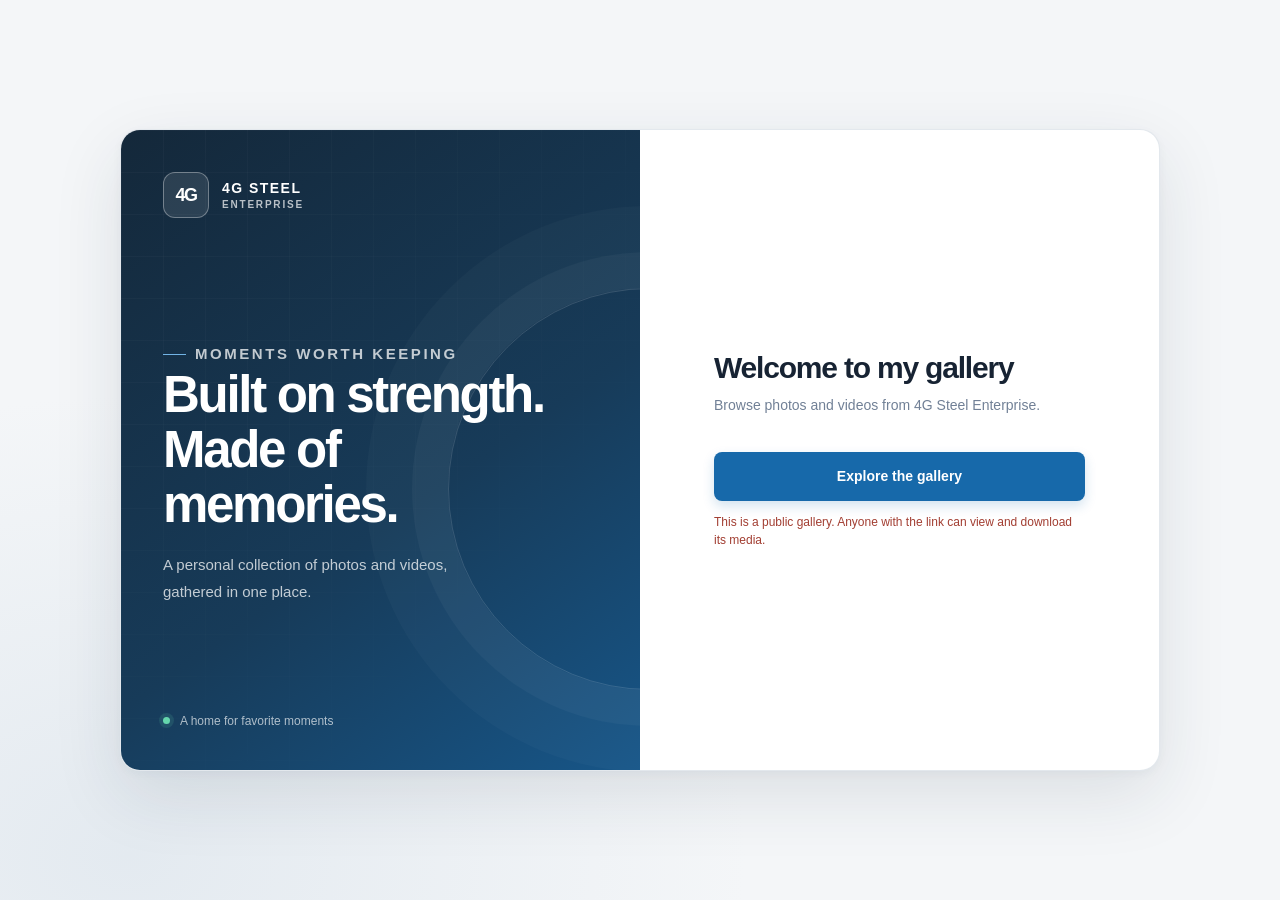
<file: index.html>
<!doctype html>
<html lang="en">
<head>
  <meta charset="utf-8">
  <meta name="viewport" content="width=device-width, initial-scale=1">
  <meta name="theme-color" content="#f4f6f8">
  <meta name="description" content="A public collection of personal photos and videos from 4G Steel Enterprise.">
  <title>My Gallery | 4G Steel Enterprise</title>
  <link rel="icon" href="favicon.ico?v=3" sizes="any">
  <link rel="icon" type="image/png" sizes="64x64" href="assets/favicon.png?v=3">
  <link rel="icon" type="image/svg+xml" href="assets/favicon.svg?v=3">
  <link rel="apple-touch-icon" sizes="180x180" href="assets/apple-touch-icon.png?v=3">
  <link rel="stylesheet" href="assets/index.css">
</head>
<body>
  <main class="page">
    <section class="brand-panel" aria-label="4G Steel Enterprise">
      <div class="brand" aria-label="4G Steel Enterprise">
        <span class="brand-mark" aria-hidden="true">4G</span>
        <span class="brand-name">4G STEEL<span>ENTERPRISE</span></span>
      </div>

      <div class="brand-copy">
        <p class="eyebrow">Moments worth keeping</p>
        <h1>Built on strength. Made of memories.</h1>
        <p>A personal collection of photos and videos, gathered in one place.</p>
      </div>

      <div class="panel-footer"><span class="status-dot" aria-hidden="true"></span> A home for favorite moments</div>
    </section>

    <section class="form-panel" aria-labelledby="gallery-title">
      <header class="form-heading">
        <h2 id="gallery-title">Welcome to my gallery</h2>
        <p>Browse photos and videos from 4G Steel Enterprise.</p>
      </header>
      <a class="submit-button" href="gallery.html">Explore the gallery</a>
      <p class="form-message">This is a public gallery. Anyone with the link can view and download its media.</p>
    </section>
  </main>
</body>
</html>
</file>
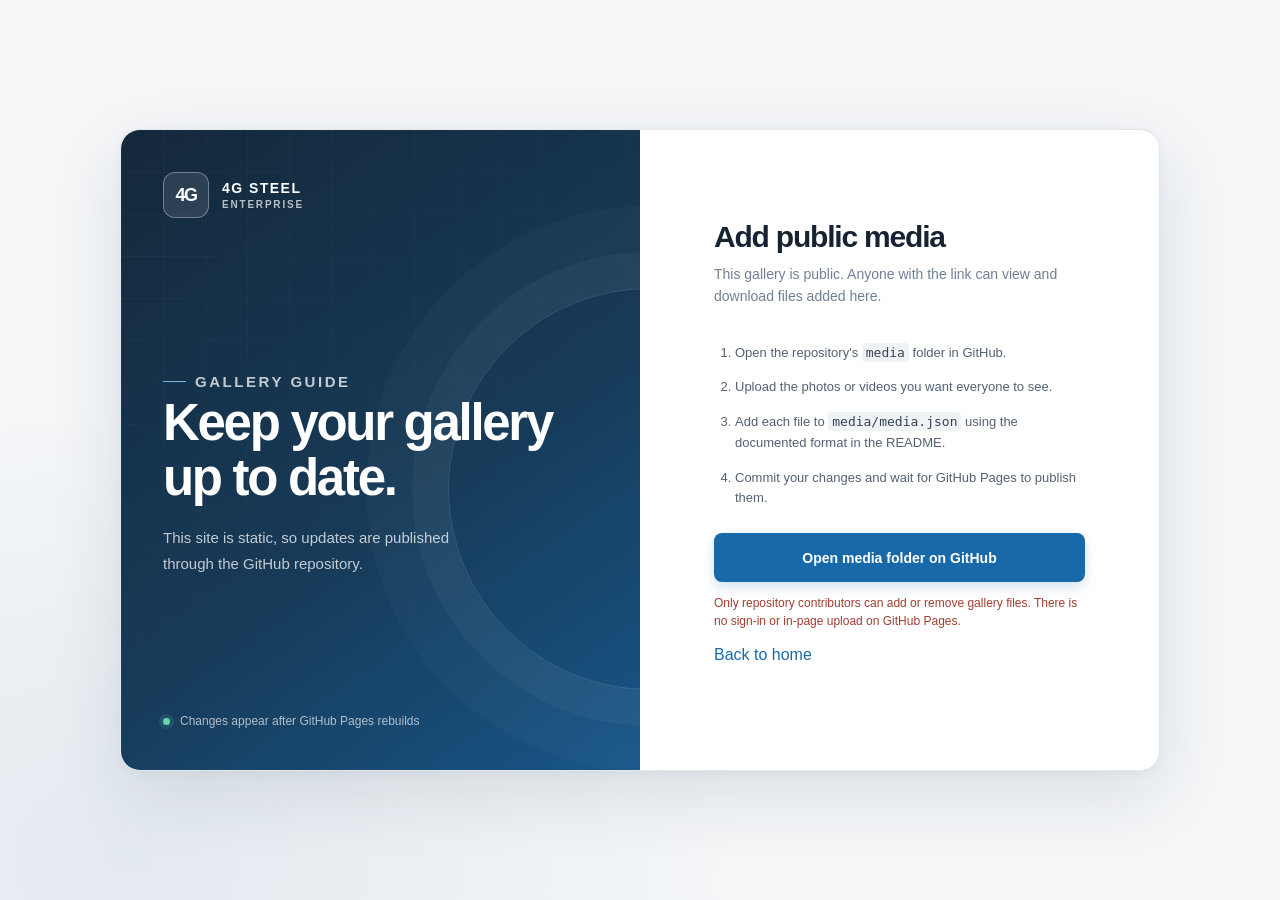
<file: admin.html>
<!doctype html>
<html lang="en">
<head>
  <meta charset="utf-8">
  <meta name="viewport" content="width=device-width, initial-scale=1">
  <meta name="theme-color" content="#f4f6f8">
  <meta name="description" content="How to update the public 4G Steel Enterprise gallery.">
  <title>Manage the Gallery | 4G Steel Enterprise</title>
  <link rel="icon" href="favicon.ico?v=3" sizes="any">
  <link rel="stylesheet" href="assets/index.css">
</head>
<body>
  <main class="page">
    <section class="brand-panel" aria-label="4G Steel Enterprise">
      <div class="brand" aria-label="4G Steel Enterprise">
        <span class="brand-mark" aria-hidden="true">4G</span>
        <span class="brand-name">4G STEEL<span>ENTERPRISE</span></span>
      </div>
      <div class="brand-copy">
        <p class="eyebrow">Gallery guide</p>
        <h1>Keep your gallery up to date.</h1>
        <p>This site is static, so updates are published through the GitHub repository.</p>
      </div>
      <div class="panel-footer"><span class="status-dot" aria-hidden="true"></span> Changes appear after GitHub Pages rebuilds</div>
    </section>

    <section class="form-panel" aria-labelledby="manage-title">
      <header class="form-heading">
        <h2 id="manage-title">Add public media</h2>
        <p>This gallery is public. Anyone with the link can view and download files added here.</p>
      </header>
      <ol class="gallery-instructions">
        <li>Open the repository's <code>media</code> folder in GitHub.</li>
        <li>Upload the photos or videos you want everyone to see.</li>
        <li>Add each file to <code>media/media.json</code> using the documented format in the README.</li>
        <li>Commit your changes and wait for GitHub Pages to publish them.</li>
      </ol>
      <a class="submit-button" href="https://github.com/Abbew-Williams/4g-steel-gallery/tree/main/media">Open media folder on GitHub</a>
      <p class="form-message">Only repository contributors can add or remove gallery files. There is no sign-in or in-page upload on GitHub Pages.</p>
      <p><a href="index.html">Back to home</a></p>
    </section>
  </main>
</body>
</html>
</file>
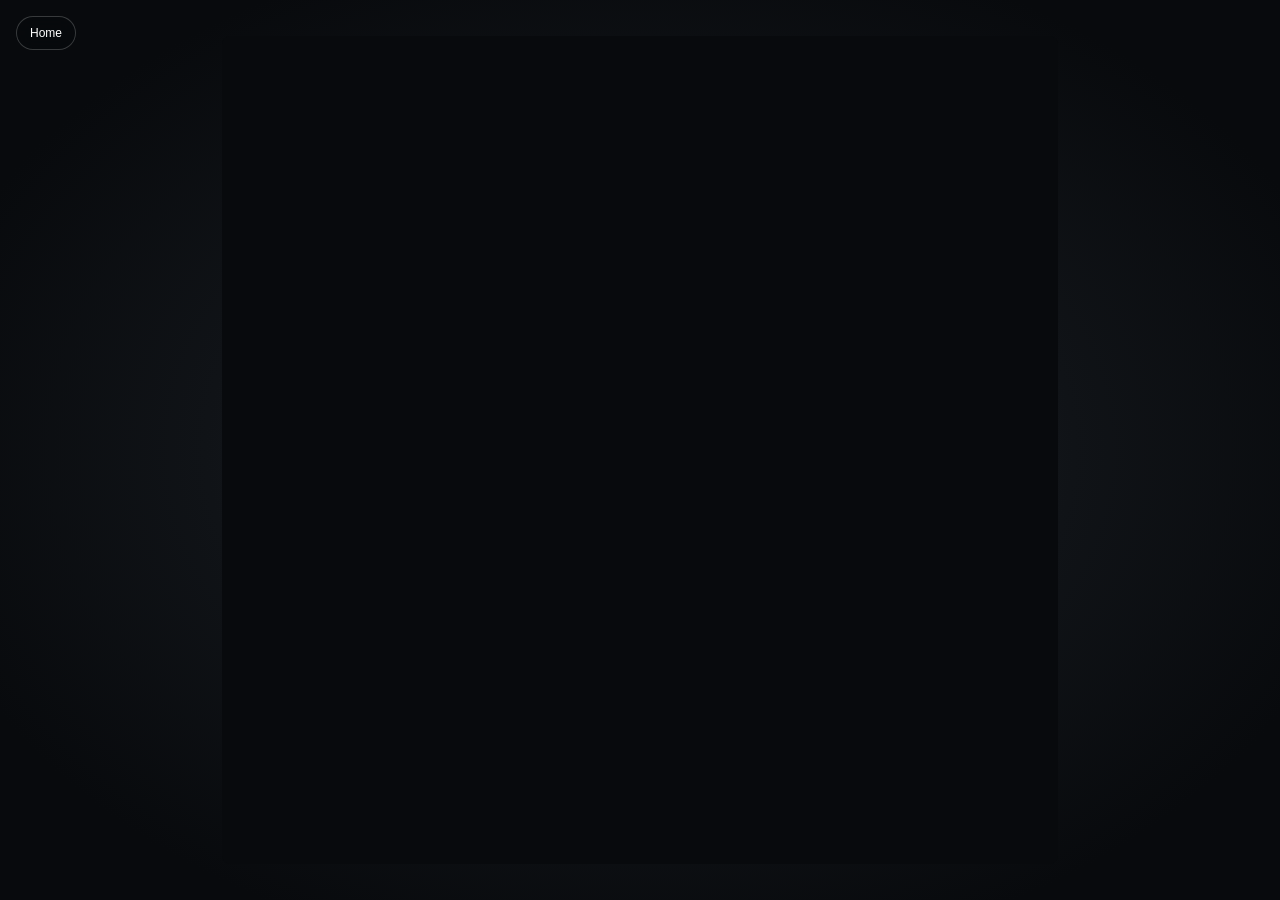
<file: gallery.html>
<!doctype html>
<html lang="en">
<head>
  <meta charset="utf-8">
  <meta name="viewport" content="width=device-width, initial-scale=1, viewport-fit=cover">
  <meta name="theme-color" content="#080a0d">
  <meta name="description" content="Browse the public photo and video gallery from 4G Steel Enterprise.">
  <title>My Gallery | 4G Steel Enterprise</title>
  <link rel="icon" href="favicon.ico?v=3" sizes="any">
  <link rel="stylesheet" href="assets/gallery.css">
</head>
<body class="gallery-app">
  <a class="gallery-home" href="index.html" aria-label="Back to home">Home</a>
  <main class="gallery-feed" id="gallery-feed" aria-label="Photo and video gallery" aria-keyshortcuts="ArrowUp ArrowDown PageUp PageDown" aria-busy="true">
    <p class="gallery-state" id="gallery-state" role="status" aria-live="polite">Loading media…</p>
  </main>
  <script src="assets/gallery.js" defer></script>
</body>
</html>
</file>
<file: assets/index.css>
:root {
      color-scheme: light;
      --ink: #172333;
      --muted: #718096;
      --line: #e3e8ee;
      --blue: #1769aa;
      --blue-dark: #10558e;
      --surface: #fff;
    }

    * { box-sizing: border-box; }

    body {
      min-width: 320px;
      min-height: 100vh;
      margin: 0;
      display: grid;
      place-items: center;
      padding: 32px;
      color: var(--ink);
      background:
        radial-gradient(ellipse at 10% 95%, rgba(211, 222, 232, .5), transparent 38%),
        #f4f6f8;
      font-family: Inter, "Segoe UI", Roboto, Helvetica, Arial, sans-serif;
      -webkit-font-smoothing: antialiased;
    }

    button, input { font: inherit; }
    a,
    a:hover,
    a:focus,
    a:active {
      color: var(--blue);
      text-decoration: none;
    }

    .page {
      width: min(1040px, 100%);
      min-height: 640px;
      display: grid;
      grid-template-columns: 1fr 1fr;
      overflow: hidden;
      border: 1px solid rgba(224, 230, 236, .9);
      border-radius: 20px;
      background: var(--surface);
      box-shadow: 0 24px 70px rgba(28, 45, 64, .11), 0 3px 10px rgba(28, 45, 64, .04);
    }

    .brand-panel {
      position: relative;
      display: flex;
      flex-direction: column;
      justify-content: space-between;
      min-height: 640px;
      padding: 42px;
      overflow: hidden;
      color: white;
      isolation: isolate;
      background: linear-gradient(145deg, #14283a 0%, #173b59 58%, #1769aa 130%);
    }

    .brand-panel::before,
    .brand-panel::after {
      position: absolute;
      z-index: -1;
      content: "";
      pointer-events: none;
    }

    .brand-panel::before {
      inset: 0;
      opacity: .17;
      background-image:
        linear-gradient(rgba(255,255,255,.18) 1px, transparent 1px),
        linear-gradient(90deg, rgba(255,255,255,.18) 1px, transparent 1px);
      background-size: 42px 42px;
      mask-image: linear-gradient(130deg, black, transparent 82%);
    }

    .brand-panel::after {
      width: 400px;
      height: 400px;
      right: -210px;
      bottom: 80px;
      border: 1px solid rgba(255, 255, 255, .14);
      border-radius: 50%;
      box-shadow: 0 0 0 36px rgba(255,255,255,.035), 0 0 0 82px rgba(255,255,255,.025);
    }

    .brand {
      display: inline-flex;
      align-items: center;
      gap: 13px;
      width: fit-content;
      color: inherit;
    }

    .brand-mark {
      display: grid;
      width: 46px;
      height: 46px;
      place-items: center;
      border: 1px solid rgba(255,255,255,.33);
      border-radius: 12px;
      background: rgba(255,255,255,.1);
      font-size: 18px;
      font-weight: 800;
      letter-spacing: -.08em;
    }

    .brand-name {
      font-size: 14px;
      font-weight: 750;
      letter-spacing: .105em;
      line-height: 1.35;
    }

    .brand-name span {
      display: block;
      color: rgba(255,255,255,.7);
      font-size: 10px;
      font-weight: 600;
      letter-spacing: .18em;
    }

    .brand-copy {
      max-width: 390px;
      padding: 56px 0 62px;
    }

    .eyebrow {
      display: inline-flex;
      align-items: center;
      gap: 9px;
      margin: 0 0 22px;
      color: #b7d9f3;
      font-size: 11px;
      font-weight: 700;
      letter-spacing: .17em;
      text-transform: uppercase;
    }

    .eyebrow::before {
      width: 23px;
      height: 1px;
      background: #72b4e6;
      content: "";
    }

    h1 {
      max-width: 390px;
      margin: 0;
      font-size: clamp(36px, 4.3vw, 51px);
      font-weight: 650;
      letter-spacing: -.045em;
      line-height: 1.08;
    }

    .brand-copy p {
      max-width: 340px;
      margin: 20px 0 0;
      color: rgba(255,255,255,.74);
      font-size: 15px;
      line-height: 1.75;
    }

    .panel-footer {
      display: flex;
      align-items: center;
      gap: 10px;
      color: rgba(255,255,255,.66);
      font-size: 12px;
    }

    .status-dot {
      width: 7px;
      height: 7px;
      border-radius: 50%;
      background: #65d6ac;
      box-shadow: 0 0 0 4px rgba(101,214,172,.13);
    }

    .form-panel {
      display: flex;
      flex-direction: column;
      justify-content: center;
      padding: 62px clamp(36px, 6vw, 74px);
    }

    .form-heading { margin-bottom: 35px; }

    .form-heading h2 {
      margin: 0;
      font-size: 30px;
      font-weight: 700;
      letter-spacing: -.04em;
    }

    .form-heading p {
      margin: 9px 0 0;
      color: var(--muted);
      font-size: 14px;
      line-height: 1.6;
    }

    .field { margin-bottom: 21px; }

    .field label {
      display: block;
      margin-bottom: 9px;
      color: #344255;
      font-size: 13px;
      font-weight: 650;
    }

    .input-wrap { position: relative; }

    .field input {
      width: 100%;
      height: 49px;
      padding: 0 14px;
      border: 1px solid var(--line);
      border-radius: 8px;
      outline: none;
      background: #fff;
      color: var(--ink);
      font-size: 14px;
      transition: border-color .18s, box-shadow .18s;
    }

    .field input::placeholder { color: #a1acb9; }

    .field input:focus {
      border-color: #6aa4d1;
      box-shadow: 0 0 0 3px rgba(23,105,170,.12);
    }

    .password-input { padding-right: 68px !important; }

    .toggle-password {
      position: absolute;
      top: 50%;
      right: 12px;
      padding: 6px 3px;
      transform: translateY(-50%);
      border: 0;
      background: transparent;
      color: #64758a;
      cursor: pointer;
      font-size: 12px;
      font-weight: 650;
    }

    .toggle-password:hover { color: var(--blue); }

    .form-options {
      display: flex;
      align-items: center;
      justify-content: space-between;
      gap: 12px;
      margin: 1px 0 25px;
      font-size: 12px;
    }

    .remember {
      display: inline-flex;
      align-items: center;
      gap: 8px;
      color: #536174;
      cursor: pointer;
    }

    .remember input {
      width: 15px;
      height: 15px;
      margin: 0;
      accent-color: var(--blue);
    }

    .form-options a { font-weight: 600; }

    .submit-button {
      width: 100%;
      min-height: 49px;
      display: inline-flex;
      align-items: center;
      justify-content: center;
      gap: 10px;
      border: 0;
      border-radius: 8px;
      background: var(--blue);
      box-shadow: 0 5px 12px rgba(23,105,170,.19);
      color: white;
      cursor: pointer;
      font-size: 14px;
      font-weight: 700;
      transition: background .18s, transform .18s, box-shadow .18s;
    }

    .submit-button:hover {
      transform: translateY(-1px);
      background: var(--blue-dark);
      box-shadow: 0 7px 16px rgba(23,105,170,.24);
    }

    .submit-button:focus-visible,
    .toggle-password:focus-visible,
    a:focus-visible,
    input:focus-visible {
      outline: 3px solid rgba(23,105,170,.3);
      outline-offset: 2px;
    }

    .submit-button svg { width: 16px; height: 16px; }

    .form-message {
      min-height: 20px;
      margin: 12px 0 0;
      color: #a23e32;
      font-size: 12px;
      line-height: 1.5;
    }

    .form-message.success { color: #267450; }

    .gallery-instructions {
      display: grid;
      gap: 14px;
      margin: 0 0 24px;
      padding-left: 21px;
      color: #536174;
      font-size: 13px;
      line-height: 1.6;
    }

    .gallery-instructions code {
      border-radius: 4px;
      padding: 2px 4px;
      background: #f0f3f6;
      color: #344255;
    }

    .help {
      margin: 29px 0 0;
      color: var(--muted);
      font-size: 12px;
      text-align: center;
    }

    .help a { font-weight: 650; }

    .admin-page {
      display: block;
      padding: 32px;
    }

    .admin-dashboard {
      width: min(1040px, 100%);
      min-height: calc(100vh - 64px);
      margin: 0 auto;
      padding: clamp(24px, 5vw, 56px);
      border: 1px solid rgba(224, 230, 236, .9);
      border-radius: 20px;
      background: var(--surface);
      box-shadow: 0 24px 70px rgba(28, 45, 64, .11), 0 3px 10px rgba(28, 45, 64, .04);
    }

    .admin-header {
      display: flex;
      align-items: center;
      justify-content: space-between;
      gap: 20px;
    }

    .admin-header .brand {
      color: var(--ink);
    }

    .admin-header .brand-mark {
      border-color: var(--line);
      background: linear-gradient(145deg, #214b6d, #1769aa);
      color: #fff;
    }

    .admin-header .brand-name span {
      color: var(--muted);
    }

    .admin-logout {
      min-height: 42px;
      padding: 0 16px;
      border: 1px solid var(--line);
      border-radius: 8px;
      background: #fff;
      color: #344255;
      cursor: pointer;
      font-size: 13px;
      font-weight: 650;
    }

    .admin-logout:hover {
      border-color: #6aa4d1;
      color: var(--blue);
    }

    .admin-welcome {
      max-width: 640px;
      margin: clamp(80px, 16vh, 150px) auto 0;
      text-align: center;
    }

    .admin-welcome .eyebrow {
      color: var(--blue);
    }

    .admin-welcome .eyebrow::before {
      background: #72b4e6;
    }

    .admin-welcome h1 {
      max-width: 640px;
      margin: 0 auto;
      font-size: clamp(34px, 5vw, 54px);
    }

    .admin-welcome > p:last-child {
      max-width: 490px;
      margin: 20px auto 0;
      color: var(--muted);
      font-size: 15px;
      line-height: 1.75;
    }

    @media (max-width: 760px) {
      .admin-page { padding: 20px; }
      .admin-dashboard {
        min-height: calc(100vh - 40px);
        padding: 28px;
      }

      body { padding: 20px; }
      .page { max-width: 520px; min-height: 0; grid-template-columns: 1fr; }
      .brand-panel { min-height: 265px; padding: 27px 30px; }
      .brand-mark { width: 40px; height: 40px; }
      .brand-copy { padding: 38px 0 18px; }
      .brand-copy .eyebrow { margin-bottom: 14px; }
      .brand-copy h1 { max-width: 400px; font-size: 35px; }
      .brand-copy p { margin-top: 10px; font-size: 13px; }
      .panel-footer { display: none; }
      .form-panel { padding: 38px 30px 34px; }
      .form-heading { margin-bottom: 26px; }
    }

    @media (max-width: 420px) {
      .admin-page { padding: 12px; }
      .admin-dashboard {
        min-height: calc(100vh - 24px);
        padding: 22px;
        border-radius: 14px;
      }

      body { padding: 12px; }
      .page { border-radius: 14px; }
      .brand-panel { min-height: 245px; padding: 23px; }
      .form-panel { padding: 32px 23px 28px; }
    }
</file>
<file: assets/gallery.css>
:root {
  color-scheme: dark;
  background: #080a0d;
  font-family: Inter, "Segoe UI", Roboto, Helvetica, Arial, sans-serif;
}

* { box-sizing: border-box; }
html, body { width: 100%; height: 100%; margin: 0; overflow: hidden; }
body { min-width: 320px; min-height: 100%; background: #080a0d; -webkit-font-smoothing: antialiased; }

.gallery-feed {
  width: 100%;
  height: 100vh;
  height: 100dvh;
  overflow-x: hidden;
  overflow-y: auto;
  overscroll-behavior-y: contain;
  touch-action: pan-y pinch-zoom;
  scroll-snap-type: y mandatory;
  scrollbar-width: none;
  background: #080a0d;
}

.gallery-feed:focus { outline: none; }
.gallery-feed::-webkit-scrollbar { display: none; }

.gallery-item {
  position: relative;
  display: flex;
  width: 100%;
  height: 100vh;
  height: 100dvh;
  align-items: center;
  justify-content: center;
  overflow: hidden;
  scroll-snap-align: start;
  scroll-snap-stop: always;
  background: #080a0d;
}

.gallery-item::before {
  position: absolute;
  inset: 0;
  background: radial-gradient(ellipse at center, #20252c 0, #101317 48%, #080a0d 82%);
  content: "";
  pointer-events: none;
}

.gallery-media-column {
  z-index: 1;
  display: flex;
  width: min(100%, 900px);
  height: 100%;
  align-items: center;
  justify-content: center;
  padding: clamp(18px, 4vh, 42px) clamp(16px, 3vw, 32px);
}

.gallery-media {
  display: block;
  width: 100%;
  height: 100%;
  max-height: 100%;
  border-radius: 8px;
  object-fit: contain;
  background: #080a0d;
}

.gallery-item video { outline: none; }

.gallery-home {
  position: fixed;
  z-index: 2;
  top: max(16px, env(safe-area-inset-top));
  left: max(16px, env(safe-area-inset-left));
  padding: 9px 13px;
  border: 1px solid rgba(255,255,255,.2);
  border-radius: 999px;
  background: rgba(8,10,13,.62);
  color: #fff;
  font-size: 12px;
  text-decoration: none;
  backdrop-filter: blur(10px);
}

.gallery-home:hover, .gallery-home:focus-visible {
  border-color: rgba(255,255,255,.5);
  color: #fff;
}

.gallery-state {
  position: fixed;
  inset: 0;
  display: grid;
  min-height: 100dvh;
  margin: 0;
  place-items: center;
  padding: 28px;
  color: rgba(255,255,255,.78);
  font-size: 14px;
  text-align: center;
}

.gallery-state[hidden] { display: none; }

@media (max-width: 767.98px) {
  .gallery-media-column { padding: 0; }
  .gallery-media { border-radius: 0; }
}

@media (prefers-reduced-motion: reduce) {
  .gallery-feed { scroll-behavior: auto; }
}
</file>
